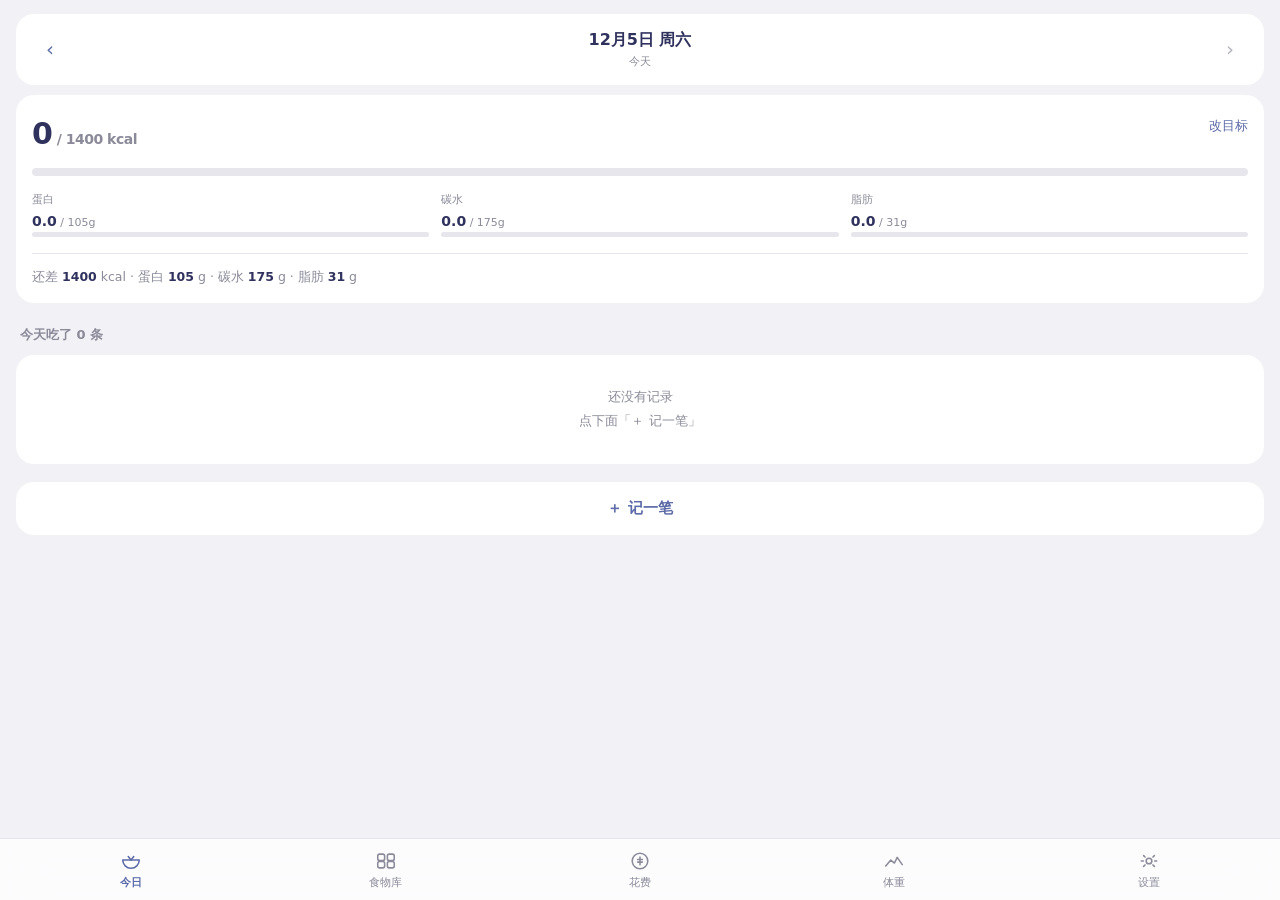
<file: index.html>
<!DOCTYPE html>
<html lang="zh-CN">
<head>
<meta charset="UTF-8">
<meta name="viewport" content="width=device-width,initial-scale=1,maximum-scale=1,viewport-fit=cover,user-scalable=no">
<meta name="apple-mobile-web-app-capable" content="yes">
<meta name="apple-mobile-web-app-title" content="饮食">
<meta name="theme-color" content="#F2F1F5" media="(prefers-color-scheme: light)">
<meta name="theme-color" content="#141419" media="(prefers-color-scheme: dark)">
<title>饮食记录</title>
<link rel="apple-touch-icon" href="IMG_6570.png">
<link rel="stylesheet" href="style.css">
</head>
<body>
<section class="page on" id="pg-meal"><div id="mealApp"></div></section>
<section class="page" id="pg-food"><div id="foodApp"></div></section>
<section class="page" id="pg-cost"><div id="costApp"></div></section>
<section class="page" id="pg-weight"><div id="weightApp"></div></section>
<section class="page" id="pg-set"><div id="setApp"></div></section>
<nav class="tabbar">
<button class="tab on" data-pg="meal"><svg viewBox="0 0 24 24"><path d="M3 11h18a9 9 0 0 1-18 0Z"/><path d="M9 7.2 12 11l3-3.8"/></svg>今日</button>
<button class="tab" data-pg="food"><svg viewBox="0 0 24 24"><rect x="3" y="4.5" width="7.5" height="7" rx="2"/><rect x="13.5" y="4.5" width="7.5" height="7" rx="2"/><rect x="3" y="12.5" width="7.5" height="7" rx="2"/><rect x="13.5" y="12.5" width="7.5" height="7" rx="2"/></svg>食物库</button>
<button class="tab" data-pg="cost"><svg viewBox="0 0 24 24"><circle cx="12" cy="12" r="8.5"/><path d="M12 7.8v8.4M9.4 10.3h5.2M9.4 13.2h5.2"/></svg>花费</button>
<button class="tab" data-pg="weight"><svg viewBox="0 0 24 24"><path d="M3 17.5 8.5 11l4 3.2L15.5 8 21 16"/></svg>体重</button>
<button class="tab" data-pg="set"><svg viewBox="0 0 24 24"><circle cx="12" cy="12" r="3.1"/><path d="M3.6 12h2.2M18.2 12h2.2M6.1 6.1l1.6 1.6M16.3 16.3l1.6 1.6M17.9 6.1l-1.6 1.6M7.7 16.3l-1.6 1.6"/></svg>设置</button>
</nav>
<script src="app.js"></script>
</body>
</html>
</file>
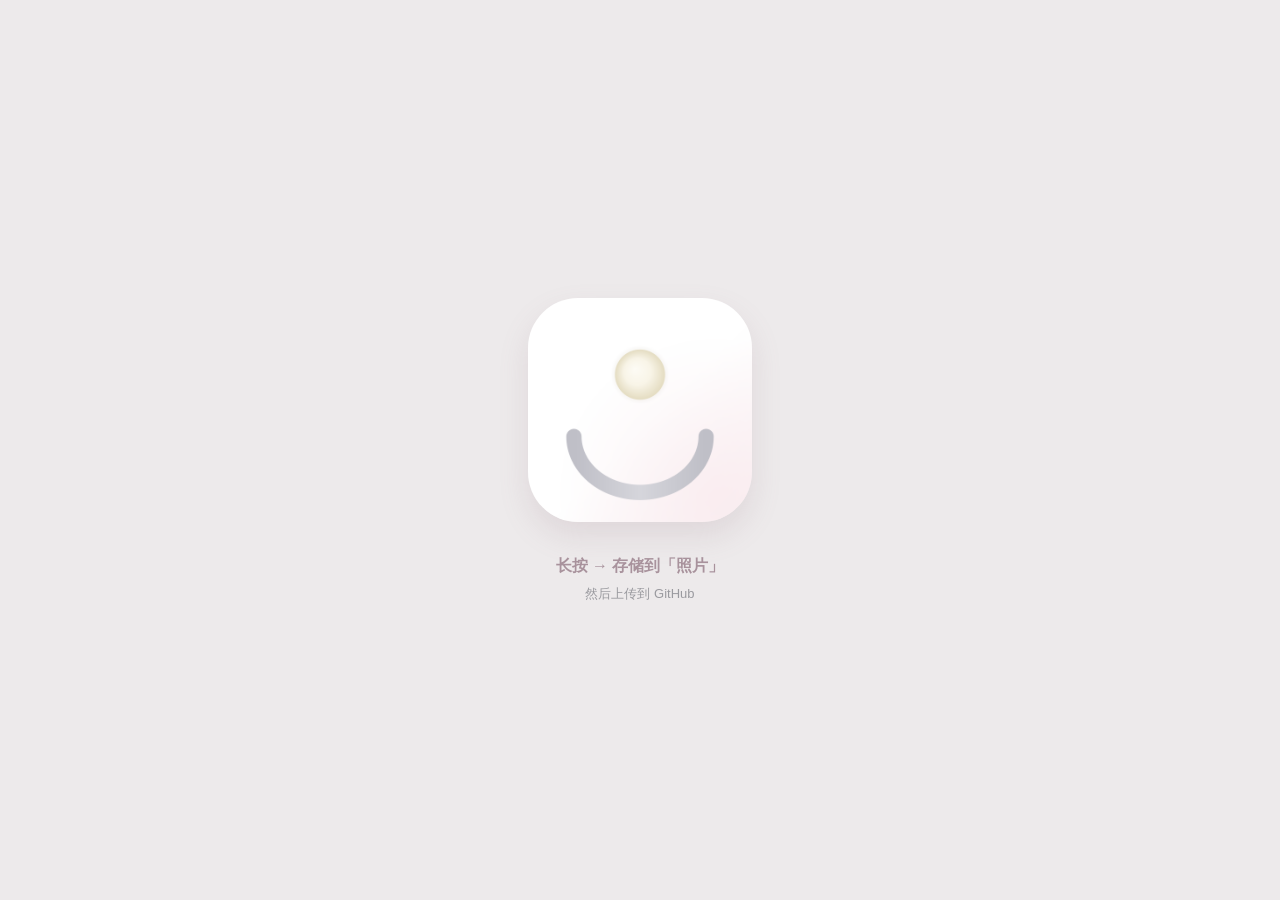
<file: icon.html>
<!DOCTYPE html>
<html>
<head>
<meta charset="utf-8">
<meta name="viewport" content="width=device-width,initial-scale=1">
<title>图标</title>
<style>
body{margin:0;min-height:100vh;display:flex;flex-direction:column;align-items:center;justify-content:center;background:#EDEAEB;font-family:-apple-system,"PingFang SC",sans-serif;text-align:center;padding:30px;box-sizing:border-box}
img{width:224px;height:224px;display:block;border-radius:50px;box-shadow:0 14px 30px rgba(150,120,130,.16)}
h2{color:#A8929C;font-size:16px;margin:34px 0 8px}
p{color:#9A9A9F;font-size:13px;margin:0}
</style>
</head>
<body>
<img id="ico">
<h2>长按 → 存储到「照片」</h2>
<p>然后上传到 GitHub</p>
<script>
var S=1024,c=S/2,cv=document.createElement('canvas');
cv.width=cv.height=S;
var g=cv.getContext('2d');
var bg=g.createLinearGradient(0,0,S,S);
bg.addColorStop(0,'#FFFFFF');bg.addColorStop(.55,'#FFFFFF');bg.addColorStop(1,'#FBF3F5');
g.fillStyle=bg;g.fillRect(0,0,S,S);
var hl=g.createRadialGradient(S*.84,S*.88,0,S*.84,S*.88,S*.7);
hl.addColorStop(0,'rgba(248,228,233,.5)');hl.addColorStop(1,'rgba(248,228,233,0)');
g.fillStyle=hl;g.fillRect(0,0,S,S);
g.lineWidth=S*.068;g.lineCap='round';
var wg=g.createLinearGradient(c-S*.295,0,c+S*.295,0);
wg.addColorStop(0,'#BFBFC7');wg.addColorStop(.5,'#D6D6DC');wg.addColorStop(1,'#BFBFC7');
g.strokeStyle=wg;
g.beginPath();g.ellipse(c,S*.618,S*.295,S*.25,0,0,Math.PI);g.stroke();
var hc=S/2,hy=S*.342,hr=S*.112;
var halo=g.createRadialGradient(hc,hy,hr*.85,hc,hy,hr*1.15);
halo.addColorStop(0,'rgba(214,208,190,.3)');halo.addColorStop(1,'rgba(214,208,190,0)');
g.fillStyle=halo;g.beginPath();g.arc(hc,hy,hr*1.15,0,Math.PI*2);g.fill();
var dg=g.createRadialGradient(hc-hr*.2,hy-hr*.22,hr*.08,hc,hy,hr);
dg.addColorStop(0,'#FDFBF4');dg.addColorStop(.5,'#F9F5E8');dg.addColorStop(1,'#E5DDC2');
g.fillStyle=dg;g.beginPath();g.arc(hc,hy,hr,0,Math.PI*2);g.fill();
document.getElementById('ico').src=cv.toDataURL('image/png');
</script>
</body>
</html>
</file>
<file: style.css>
*{margin:0;padding:0;box-sizing:border-box;-webkit-tap-highlight-color:transparent}
:root{--bg:#F2F1F5;--card:#FFF;--label:#30325E;--sec:#8A8A99;--ter:#B3B3BE;--sep:#E7E6EC;--blue:#5D6BA8;--green:#8FB0A6;--orange:#E9A6B6;--red:#C5637A;--warn:#F7E7C0;--r:18px}
@media(prefers-color-scheme:dark){:root{--bg:#141419;--card:#1F1F27;--label:#E9E9F0;--sec:#8B8B99;--ter:#55555F;--sep:#2B2B34;--blue:#8B9BD4;--green:#8FB0A6;--orange:#E9A6B6;--red:#D07C90;--warn:#3E381F}}
body{background:var(--bg);color:var(--label);font:15px/1.5 -apple-system,BlinkMacSystemFont,"PingFang SC",system-ui,sans-serif;-webkit-font-smoothing:antialiased;padding-bottom:env(safe-area-inset-bottom)}
button,input{font:inherit;-webkit-appearance:none;appearance:none;outline:none;border:none;background:none;color:inherit}
@keyframes in{from{opacity:0;transform:translateY(8px)}to{opacity:1;transform:none}}
@keyframes fade{from{opacity:0}to{opacity:1}}
@keyframes up{from{transform:translateY(100%)}to{transform:none}}
@keyframes popIn{0%{transform:scale(.7);opacity:0}60%{transform:scale(1.06)}100%{transform:scale(1);opacity:1}}
@keyframes riseIn{from{opacity:0;transform:translateY(12px)}to{opacity:1;transform:none}}
@keyframes barGrow{from{width:0}}
@keyframes sweep{from{transform:translateX(-110%)}to{transform:translateX(110%)}}
@keyframes tickIn{0%{transform:scale(.3);opacity:0}55%{transform:scale(1.15)}100%{transform:scale(1);opacity:1}}
@keyframes draw{to{stroke-dashoffset:0}}
.page{display:none;padding:calc(env(safe-area-inset-top) + 14px) 16px 120px}
.page.on{display:block;animation:in .3s cubic-bezier(.22,1,.36,1)}
.tabbar{position:fixed;left:0;right:0;bottom:0;z-index:900;display:flex;padding:6px 4px calc(6px + env(safe-area-inset-bottom));background:color-mix(in srgb,var(--card) 74%,transparent);backdrop-filter:blur(22px) saturate(180%);-webkit-backdrop-filter:blur(22px) saturate(180%);border-top:.5px solid var(--sep)}
.tab{flex:1;font-size:11px;color:var(--sec);padding:5px 0 3px;display:flex;flex-direction:column;align-items:center;gap:3px;transition:color .2s}
.tab svg{width:22px;height:22px;fill:none;stroke:currentColor;stroke-width:1.7;stroke-linecap:round;stroke-linejoin:round}
.tab.on{color:var(--blue);font-weight:600}
.tab.on svg{animation:popIn .32s cubic-bezier(.22,1,.36,1)}
.card{background:var(--card);border-radius:var(--r);padding:16px}
.sec{font-size:13px;font-weight:600;color:var(--sec);margin:22px 4px 10px}
.item{background:var(--card);border-radius:var(--r);padding:14px 16px;margin-bottom:10px}
.ih{display:flex;justify-content:space-between;align-items:baseline;gap:10px}
.nm{font-size:16px;font-weight:600;overflow:hidden;text-overflow:ellipsis;white-space:nowrap}
.rt{font-size:15px;font-weight:600;color:var(--blue);font-variant-numeric:tabular-nums;flex-shrink:0}
.sub{font-size:12.5px;color:var(--sec);margin-top:6px;line-height:1.7}
.sub b{color:var(--label)}
.addbtn{margin:18px 0 0;padding:15px;text-align:center;background:var(--card);border-radius:var(--r);color:var(--blue);font-weight:600;transition:transform .16s cubic-bezier(.22,1,.36,1)}
.addbtn:active{transform:scale(.94)}
.empty{padding:30px 16px;text-align:center;font-size:13px;color:var(--sec);line-height:1.9}
.list{border-radius:var(--r);overflow:hidden;background:var(--card)}
.bar{height:8px;border-radius:4px;background:var(--sep);overflow:hidden}
.bar>i{display:block;height:100%;border-radius:4px;background:var(--blue);position:relative;overflow:hidden;animation:barGrow .95s cubic-bezier(.22,1,.36,1)}
.bar>i::after{content:'';position:absolute;inset:0;background:linear-gradient(90deg,transparent,rgba(255,255,255,.45),transparent);animation:sweep .95s cubic-bezier(.22,1,.36,1) forwards}
.bar.s{height:5px;border-radius:3px}
.bar.s>i{border-radius:3px}
.warnbar{margin:0 0 14px;padding:12px 14px;border-radius:14px;background:var(--warn);font-size:12.5px;line-height:1.6;display:flex;align-items:center;justify-content:space-between;gap:10px}
.warnbar b{font-weight:600}
.warnbar span{flex:1;min-width:0}
.mask{position:fixed;inset:0;z-index:999;background:rgba(20,20,25,.36);backdrop-filter:blur(7px);-webkit-backdrop-filter:blur(7px);display:flex;align-items:flex-end;animation:fade .2s}
.mask.center{align-items:center;justify-content:center}
.sheet{width:100%;max-height:90vh;overflow-y:auto;background:var(--bg);border-radius:24px 24px 0 0;animation:up .32s cubic-bezier(.22,1,.36,1);padding-bottom:calc(28px + env(safe-area-inset-bottom))}
.sh{position:sticky;top:0;z-index:2;background:var(--bg);display:flex;justify-content:space-between;align-items:center;padding:16px 18px 10px;font-size:16px}
.sh .t{font-weight:600}
.sh .s{color:var(--blue);font-weight:600}
.sh [data-close]{color:var(--sec)}
.sb{padding:6px 16px 10px}
.dlg{background:var(--bg);border-radius:20px;padding:20px;width:82%;max-width:330px;animation:popIn .28s cubic-bezier(.22,1,.36,1)}
.dlg h3{margin:0 0 16px;font-size:16px}
.dbtns{display:flex;gap:10px;margin-top:18px}
.dbtns button{flex:1;border-radius:12px;padding:13px;background:var(--card);color:var(--sec);transition:transform .16s}
.dbtns button:active{transform:scale(.95)}
.dbtns button.p{background:var(--blue);color:#fff;font-weight:600}
.f{margin-bottom:14px;flex:1;min-width:0}
.f label{display:block;font-size:12px;color:var(--sec);margin:0 0 6px 4px}
.f input{width:100%;background:var(--card);border-radius:12px;padding:12px 14px;font-size:16px;font-variant-numeric:tabular-nums}
.f input::placeholder{color:var(--ter)}
.row{display:flex;gap:10px}
.seg{display:flex;background:var(--card);border-radius:12px;padding:3px}
.seg button{flex:1;padding:9px;border-radius:10px;font-size:15px;color:var(--sec);transition:all .2s}
.seg button.on{background:var(--blue);color:#fff;font-weight:600}
.chips{display:flex;flex-wrap:wrap;gap:8px}
.chip{padding:8px 13px;border-radius:20px;background:var(--card);font-size:13.5px;border:1.5px solid transparent;transition:all .2s}
.chip.on{border-color:var(--blue);color:var(--blue);font-weight:600}
.chip:active{transform:scale(.94)}
.danger{margin-top:22px;padding:14px;text-align:center;color:var(--red);background:var(--card);border-radius:14px;font-weight:600;transition:transform .16s}
.danger:active{transform:scale(.97)}
.dbar{position:relative;display:flex;align-items:center;justify-content:space-between;background:var(--card);border-radius:var(--r);padding:10px 12px;margin-bottom:10px}
.dbar button{font-size:20px;color:var(--blue);width:44px;height:36px}
.dbar button:disabled{color:var(--ter)}
.dbar .d{position:relative;flex:1;text-align:center;font-size:16px;font-weight:600;padding:4px 0}
.dbar .d small{display:block;font-size:11px;color:var(--sec);font-weight:400;margin-top:2px}
.dbar .d input{position:absolute;inset:0;opacity:0;width:100%;height:100%}
.big{font-size:30px;font-weight:600;font-variant-numeric:tabular-nums;letter-spacing:-.5px;animation:popIn .5s cubic-bezier(.22,1,.36,1)}
.goal{font-size:14px;color:var(--sec)}
.mac{display:flex;gap:12px;margin-top:16px}
.mac>div{flex:1;min-width:0}
.mac .t{font-size:11px;color:var(--sec)}
.mac .v{font-size:14px;font-weight:600;margin-top:3px;font-variant-numeric:tabular-nums}
.mac .v em{font-style:normal;font-size:11px;color:var(--sec);font-weight:400}
.swipe{position:relative;overflow:hidden;border-bottom:1px solid var(--sep)}
.list .swipe:last-child{border-bottom:none}
.swipe .db{position:absolute;right:0;top:0;bottom:0;width:80px;background:var(--red);color:#fff;display:flex;align-items:center;justify-content:center;font-size:14px;font-weight:600}
.srow{position:relative;background:var(--card);padding:14px 16px;display:flex;justify-content:space-between;align-items:center;gap:10px;transition:transform .22s cubic-bezier(.22,1,.36,1),background .16s;touch-action:pan-y}
.srow:active{background:color-mix(in srgb,var(--label) 4%,transparent)}
.srow .l{min-width:0;flex:1}
.srow .l .n{font-size:15px;font-weight:500;overflow:hidden;text-overflow:ellipsis;white-space:nowrap}
.srow .l .s{font-size:12px;color:var(--sec);margin-top:3px;font-variant-numeric:tabular-nums}
.srow .r{text-align:right;flex-shrink:0}
.srow .r .k{font-size:15px;font-weight:600;font-variant-numeric:tabular-nums}
.srow .r .g{font-size:11px;color:var(--sec)}
.sum{display:flex;gap:12px;margin-bottom:10px}
.sum>div{flex:1;background:var(--card);border-radius:var(--r);padding:16px}
.sum .k{font-size:12px;color:var(--sec)}
.sum .v{font-size:22px;font-weight:600;margin-top:4px;font-variant-numeric:tabular-nums}
.list .swipe,.item,.sum>div{animation:riseIn .42s cubic-bezier(.22,1,.36,1) both}
.tk{display:flex;align-items:center;justify-content:center;width:22px;height:22px;border-radius:50%;background:rgba(255,255,255,.18);animation:tickIn .3s cubic-bezier(.22,1,.36,1);flex-shrink:0}
.tk svg{width:13px;height:13px;fill:none;stroke:#fff;stroke-width:2.4;stroke-linecap:round;stroke-linejoin:round}
.tk svg path{stroke-dasharray:26;stroke-dashoffset:26;animation:draw .4s .1s cubic-bezier(.22,1,.36,1) forwards}
</file>
